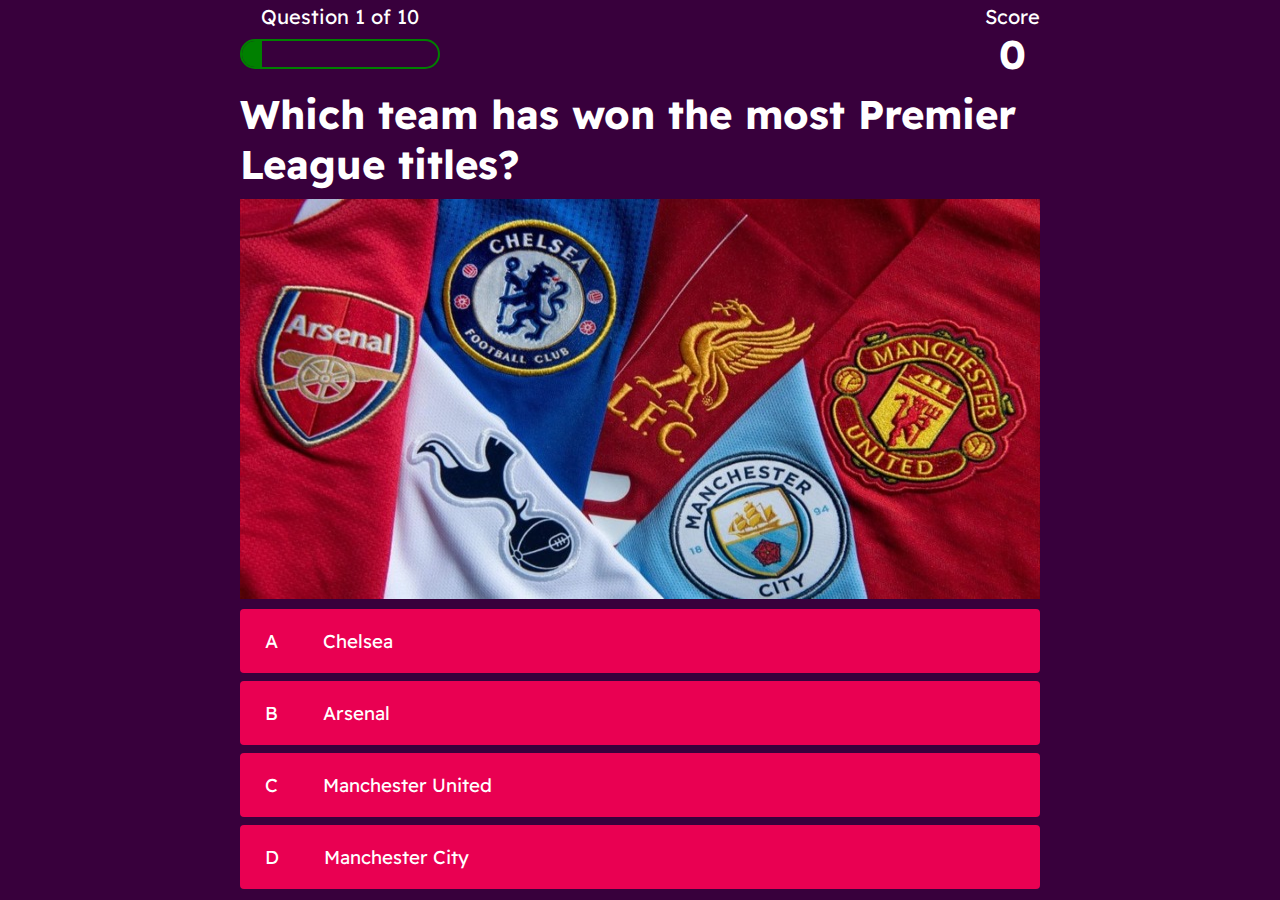
<file: quiz.html>
<!DOCTYPE html>
<html lang="en">
<head>
    <meta charset="UTF-8">
    <meta http-equiv="X-UA-Compatible" content="IE=edge">
    <meta name="viewport" content="width=device-width, initial-scale=1.0">
    <meta name="description" content="A challenging 10 question Premier League Quiz">
    <meta name="keywords" content="Premier League, Football, Quiz, Trivia">
    <meta name="author" content="Joey O'Sullivan">
    <title>Premier League Quiz</title>
    <link rel="stylesheet" href="assets/css/style.css">
    <link rel="stylesheet" href="assets/css/quiz.css">
</head>
<body>
    <!--Quiz Container-->
    <div class="container">
        <div id="quiz" class="justify-center flex-column">
            <!--Progress Bar, Score, etc.-->
            <div id="hud">
                <div class="hud-item">
                    <p id="progressText" class="hud-prefix">
                        Question
                    </p>
                    <div id="progressBar">
                        <div id="progressBarFull"></div>
                    </div>
                </div>
                <div class="hud-item">
                    <p class="hud-prefix">
                        Score
                    </p>
                    <h1 class="hud-main-text" id="score">
                        0
                    </h1>
                </div>
            </div>
            <!--The Questions-->
            <h1 id="question">Question</h1>
            <!--Image for question-->
            <div id="image-div">
                <img id="image">
            </div>
            <!--4 Choices for each question-->
            <div class="choice-container">
                <p class="choice-prefix">A</p>
                <p class="choice-text" data-number="1">Choice 1</p>
            </div>
            <div class="choice-container">
                <p class="choice-prefix">B</p>
                <p class="choice-text" data-number="2">Choice 2</p>
            </div>
            <div class="choice-container">
                <p class="choice-prefix">C</p>
                <p class="choice-text" data-number="3">Choice 3</p>
            </div>
            <div class="choice-container">
                <p class="choice-prefix">D</p>
                <p class="choice-text" data-number="4">Choice 4</p>
            </div>
        </div>
    </div>
    <!--Javascript Link-->
    <script src="assets/js/quiz.js"></script>
</body>
</html>
</file>
<file: assets/css/style.css>
/* Google fonts */
@import url('https://fonts.googleapis.com/css2?family=Readex+Pro&display=swap');

/* The default styles for the pages */

:root {
    background-color: #38003c;
}

* {
    box-sizing: border-box;
    margin: 0;
    padding: 0;
    font-size: 62.5%;
    font-family: 'Readex Pro', sans-serif;
}

h1 {
    font-size: 4rem;
    color: #fff;
    margin-bottom: 1rem;
}

h2 {
    font-size: 3.2rem;
    margin-bottom: 4rem;
}

/* Contains all the content */

.container {
    width: 100vw;
    height: 100vh;
    display: flex;
    justify-content: center;
    align-items: center;
    max-width: 80rem;
    margin: 0 auto;
    padding: 2rem;
}

.flex-column {
    display: flex;
    flex-direction: column;
}

.flex-center {
    justify-content: center;
    align-items: center;
}

.justify-center {
    justify-content: center;
}

.text-center {
    text-align: center;
}

.hidden {
    display: none;
}

/* All the buttons throughout the site */

.btn {
    font-size: 2.4rem;
    padding: 2rem 0;
    width: 30rem;
    text-align: center;
    margin-bottom: 1rem;
    text-decoration: none;
    color: #fff;
    background: #e90052;
    border-radius: 4px;
}

/* Button effects */

.btn:hover {
    cursor: pointer;
    transition: transform 150ms;
    transform: scale(1.03);
}

.btn[disabled]:hover {
    cursor: not-allowed;
    transform: none;
}

#highscore-btn {
    background: #e90052;
}

/* Font Awesome Icon*/

.fa-crown {
    font-size: 2.5rem;
    margin-left: 1rem;
}

/* End Page */
.end-form-container {
    width: 100%;
    display: flex;
    flex-direction: column;
    align-items: center;
    max-width: 30rem;
}

/* Username input field */

input {
    margin-bottom: 1rem;
    width: 20rem;
    padding: 1.5rem;
    font-size: 1.8rem;
    border: none;
}

input::placeholder {
    color: #aaa;
}

#username {
    margin-bottom: 3rem;
    width: 100%;
    outline: none;
}

#end-text {
    font-size: 2.4rem;
    color: #fff;
    text-align: center;
}

#saveScoreBtn {
    border: none;
}

/* Font Awesome Icon*/

.fa-home {
    margin-left: 1rem;
    font-size: 2rem;
    color: #fff;
}

/* Home page image */

#trophy-img {
    margin-bottom: 2rem;
    width: 80%;
}

/* All images on the site */

img {
    height: 100%;
    width: 100%;
}

/* For screens 768px and less (Mobile) */

@media screen and (max-width: 768px) {
    h1 {
        font-size: 1.8rem;
        margin-bottom: 1.5rem;
    }

    #end-text {
        font-size: 1.8rem;
    }
}
</file>
<file: assets/css/quiz.css>
body {
    color: #fff;
}

/* Contains the choices */
.choice-container {
    display: flex;
    margin-bottom: 0.8rem;
    width: 100%;
    border-radius: 4px;
    background: #e90052;
    font-size: 3rem;
    min-width: 80rem;
}

/* Choice hover effect */
.choice-container:hover {
    cursor: pointer;
    transform: scale(1.02);
    transition: transform 100ms;
}

.choice-prefix {
    padding: 2rem 2.5rem;
    color: #fff;
}

.choice-text {
    padding: 2rem;
    width: fit-content;
}

/* Change colour of choice: red = wrong, green = right */
.correct {
    background: green;
}

.incorrect {
    background: red;
}

/* Contains the progress bar, score, etc. at the top of page*/
#hud {
    display: flex;
    justify-content: space-between;
}

.hud-prefix {
    text-align: center;
    font-size: 2rem;
}

.hud-main-text {
    text-align: center;
}

#progressBar {
    width: 20rem;
    height: 3rem;
    border: 0.2rem solid green;
    margin-top: 1rem;
    border-radius: 50px;
    overflow: hidden;
}

#progressBarFull {
    height: 100%;
    background: green;
    width: 0%;
}

/* The div containing the images on the quiz page */
#image-div {
    background-color: #38003c;
    height: 400px;
    width: 100%;
    margin: auto;
    margin-bottom: 1rem;
}

/* For screens 768px and less (Mobile) */
@media screen and (max-width: 768px) {
    .choice-container {
        min-width: 25rem;
        font-size: 2rem;
    }

    #image-div {
        min-width: 25rem;
    }
}
</file>
